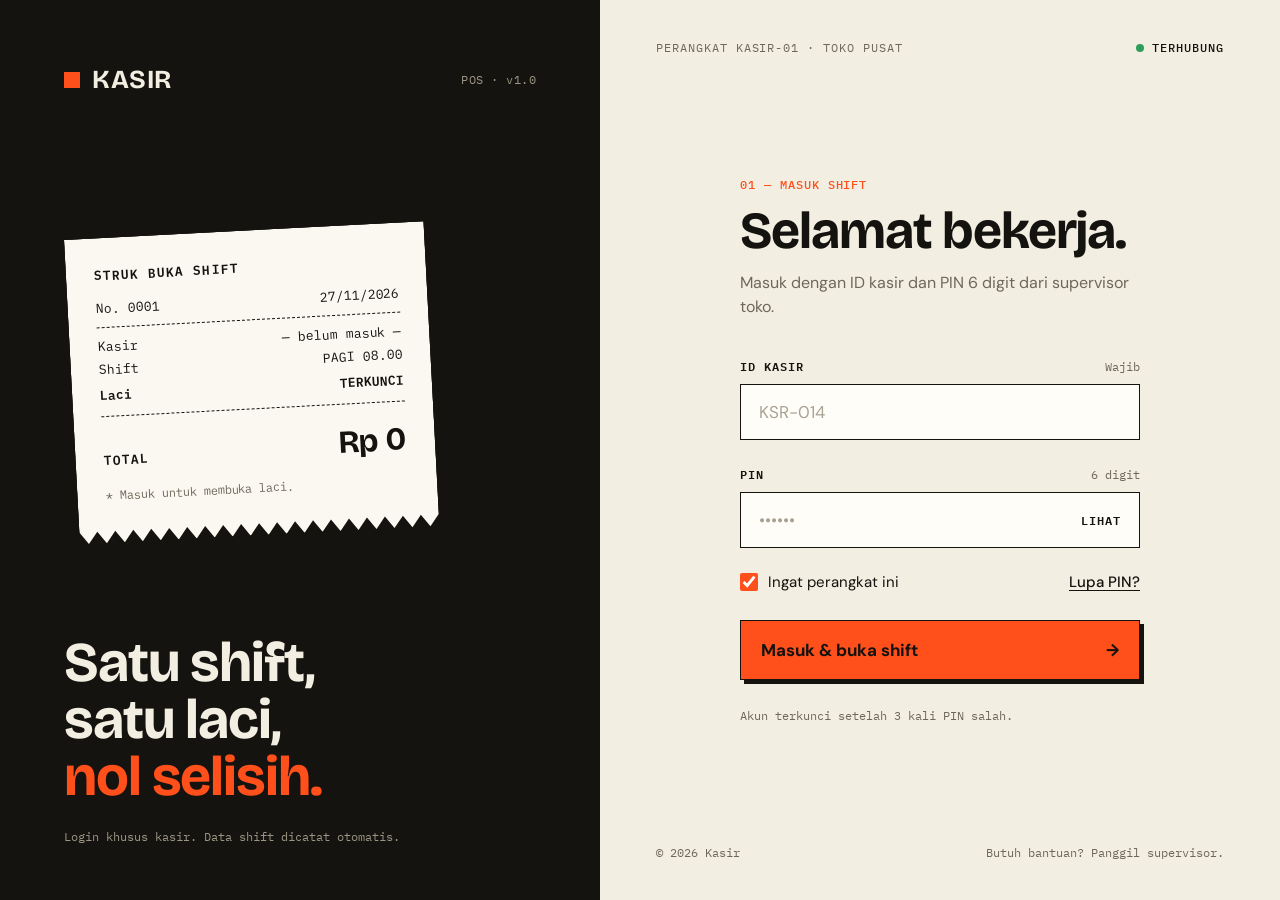
<file: demo/login-kasir/login.html>
<!doctype html>
<html lang="id">
<head>
<meta charset="utf-8">
<meta name="viewport" content="width=device-width, initial-scale=1">
<title>Login Kasir</title>
<link rel="preconnect" href="https://fonts.googleapis.com">
<link rel="preconnect" href="https://fonts.gstatic.com" crossorigin>
<link href="https://fonts.googleapis.com/css2?family=Bricolage+Grotesque:opsz,wght@12..96,700&family=DM+Sans:wght@400;500;700&family=IBM+Plex+Mono:wght@400;500;600&display=swap" rel="stylesheet">
<style>
  :root {
    --ink: #15130F;
    --paper: #F3EEE2;
    --slip: #FBF8F1;
    --field: #FFFDF8;
    --accent: #FF4F1A;
    --muted: #6E685B;
    --error: #C8261B;
    --ok: #2E9E5B;
    --display: "Bricolage Grotesque", "Helvetica Neue", Arial, sans-serif;
    --mono: "IBM Plex Mono", ui-monospace, Menlo, Consolas, monospace;
    --sans: "DM Sans", "Helvetica Neue", Arial, sans-serif;
  }
  * { box-sizing: border-box; }
  html, body { margin: 0; height: 100%; }
  body {
    font-family: var(--sans);
    color: var(--ink);
    background: var(--paper);
    -webkit-font-smoothing: antialiased;
  }
  .layout { display: grid; grid-template-columns: 600px 1fr; min-height: 100vh; }

  /* ---------- Panel kiri ---------- */
  .kiri {
    background: var(--ink);
    color: var(--paper);
    padding: 64px 64px 56px;
    display: flex;
    flex-direction: column;
    justify-content: space-between;
    overflow: hidden;
  }
  .brand { display: flex; align-items: center; justify-content: space-between; }
  .logo { display: flex; align-items: center; gap: 12px; font-family: var(--display); font-weight: 700; font-size: 26px; letter-spacing: 0.02em; }
  .logo::before { content: ""; width: 16px; height: 16px; background: var(--accent); }
  .versi { font-family: var(--mono); font-size: 12px; color: #9D9686; letter-spacing: 0.04em; }

  .struk {
    width: 360px;
    margin: 56px 0 0 0;
    background: var(--slip);
    color: var(--ink);
    padding: 26px 28px 40px;
    font-family: var(--mono);
    font-size: 13px;
    transform: rotate(-3deg);
    transform-origin: top left;
    clip-path: polygon(0 0, 100% 0, 100% calc(100% - 12px),
      97.5% 100%, 95% calc(100% - 12px), 92.5% 100%, 90% calc(100% - 12px), 87.5% 100%, 85% calc(100% - 12px),
      82.5% 100%, 80% calc(100% - 12px), 77.5% 100%, 75% calc(100% - 12px), 72.5% 100%, 70% calc(100% - 12px),
      67.5% 100%, 65% calc(100% - 12px), 62.5% 100%, 60% calc(100% - 12px), 57.5% 100%, 55% calc(100% - 12px),
      52.5% 100%, 50% calc(100% - 12px), 47.5% 100%, 45% calc(100% - 12px), 42.5% 100%, 40% calc(100% - 12px),
      37.5% 100%, 35% calc(100% - 12px), 32.5% 100%, 30% calc(100% - 12px), 27.5% 100%, 25% calc(100% - 12px),
      22.5% 100%, 20% calc(100% - 12px), 17.5% 100%, 15% calc(100% - 12px), 12.5% 100%, 10% calc(100% - 12px),
      7.5% 100%, 5% calc(100% - 12px), 2.5% 100%, 0 calc(100% - 12px));
  }
  .struk h2 { font-family: var(--mono); font-size: 13px; font-weight: 600; letter-spacing: 0.08em; margin: 0 0 14px; }
  .struk .baris { display: flex; justify-content: space-between; margin: 6px 0; }
  .struk .putus { border-top: 1.5px dashed var(--ink); margin: 10px 0; }
  .struk b { font-weight: 600; }
  .struk .total { display: flex; justify-content: space-between; align-items: baseline; margin-top: 18px; }
  .struk .total span:first-child { font-weight: 600; letter-spacing: 0.08em; }
  .struk .total strong { font-family: var(--display); font-size: 32px; }
  .struk .catatan { color: var(--muted); font-size: 12px; margin-top: 14px; }

  .headline { font-family: var(--display); font-weight: 700; font-size: 56px; line-height: 1.02; letter-spacing: -0.02em; margin: 0 0 24px; }
  .headline em { font-style: normal; color: var(--accent); }
  .kaki-kiri { font-family: var(--mono); font-size: 12px; color: #9D9686; margin: 0; }

  /* ---------- Panel kanan ---------- */
  .kanan { display: flex; flex-direction: column; padding: 40px 56px; min-height: 100vh; }
  .meta { display: flex; justify-content: space-between; align-items: center; font-family: var(--mono); font-size: 12px; letter-spacing: 0.08em; color: var(--muted); }
  .status { display: flex; align-items: center; gap: 8px; color: var(--ink); font-weight: 500; }
  .status::before { content: ""; width: 8px; height: 8px; border-radius: 50%; background: var(--ok); }
  .tengah { flex: 1; display: flex; align-items: center; justify-content: center; padding: 48px 0; }
  form { width: 400px; max-width: 100%; }
  .eyebrow { font-family: var(--mono); font-size: 12px; font-weight: 500; letter-spacing: 0.08em; color: var(--accent); margin: 0 0 12px; }
  h1 { font-family: var(--display); font-weight: 700; font-size: 52px; letter-spacing: -0.02em; line-height: 1.05; margin: 0 0 12px; }
  .sub { font-size: 16px; line-height: 1.55; color: var(--muted); margin: 0 0 36px; }

  .isian { margin-bottom: 24px; }
  .label-baris { display: flex; justify-content: space-between; align-items: baseline; margin-bottom: 8px; }
  .label-baris label { font-family: var(--mono); font-size: 12px; font-weight: 600; letter-spacing: 0.08em; text-transform: uppercase; }
  .label-baris span { font-family: var(--mono); font-size: 12px; color: var(--muted); }
  .kotak {
    position: relative;
    display: flex; align-items: center;
    height: 56px;
    background: var(--field);
    border: 1.5px solid var(--ink);
  }
  /* 1.5px garis + 1px bayangan dalam = 2.5px, tanpa menggeser isi */
  .kotak:focus-within { border-color: var(--accent); box-shadow: inset 0 0 0 1px var(--accent); }
  .kotak.error, .kotak.error:focus-within { border-color: var(--error); box-shadow: inset 0 0 0 1px var(--error); }
  .kotak input {
    flex: 1; min-width: 0; height: 100%;
    border: 0; background: transparent; outline: none;
    padding: 0 18px;
    font-family: var(--sans); font-size: 17px; color: var(--ink);
  }
  .kotak input::placeholder { color: #A9A293; }
  .lihat {
    border: 0; background: none; cursor: pointer;
    font-family: var(--mono); font-size: 12px; font-weight: 600; letter-spacing: 0.08em; color: var(--ink);
    padding: 0 18px; height: 100%;
  }
  .lihat:focus-visible { outline: 2.5px solid var(--accent); outline-offset: -6px; }
  .pesan { font-family: var(--sans); font-weight: 500; font-size: 14px; color: var(--error); margin: 8px 0 0; min-height: 0; }
  .pesan:empty { display: none; }

  .opsi { display: flex; justify-content: space-between; align-items: center; margin: 8px 0 28px; font-size: 15px; }
  .cek { display: flex; align-items: center; gap: 10px; cursor: pointer; }
  .cek input { width: 18px; height: 18px; margin: 0; accent-color: var(--accent); cursor: pointer; }
  .cek input:focus-visible, a:focus-visible { outline: 2.5px solid var(--accent); outline-offset: 2px; }
  a { color: var(--ink); text-underline-offset: 3px; font-weight: 500; }

  .tombol {
    width: 100%; height: 60px;
    display: flex; justify-content: space-between; align-items: center;
    padding: 0 20px;
    background: var(--accent); color: var(--ink);
    border: 1.5px solid var(--ink); border-radius: 0;
    box-shadow: 4px 4px 0 var(--ink);
    font-family: var(--sans); font-weight: 700; font-size: 17px;
    cursor: pointer;
  }
  .tombol:active:not(:disabled) { box-shadow: none; transform: translate(4px, 4px); }
  .tombol:focus-visible { outline: 2.5px solid var(--ink); outline-offset: 4px; }
  .tombol:disabled { background: #D8D1C2; color: var(--muted); box-shadow: none; cursor: not-allowed; }
  .catatan-kunci { font-family: var(--mono); font-size: 12px; color: var(--muted); margin: 28px 0 0; }
  .sukses {
    font-weight: 500; font-size: 15px; color: var(--ink);
    border: 1.5px solid var(--ink); border-left: 6px solid var(--ok);
    background: var(--field); padding: 14px 16px; margin: 20px 0 0;
  }
  .sukses[hidden] { display: none; }

  .kaki { display: flex; justify-content: space-between; font-family: var(--mono); font-size: 12px; color: var(--muted); gap: 16px; }

  /* ---------- HP / layar kecil ---------- */
  @media (max-width: 899px) {
    .layout { grid-template-columns: 1fr; }
    .kiri { padding: 20px 24px; }
    .struk, .headline, .kaki-kiri { display: none; }
    .logo { font-size: 22px; }
    .kanan { padding: 24px; min-height: auto; }
    .meta { flex-wrap: wrap; gap: 8px; }
    .tengah { padding: 32px 0; align-items: flex-start; }
    form { width: 100%; }
    h1 { font-size: 40px; }
    .kaki { flex-direction: column; gap: 6px; }
  }
</style>
</head>
<body>
<div class="layout">
  <aside class="kiri">
    <div class="brand">
      <div class="logo">KASIR</div>
      <div class="versi">POS · v1.0</div>
    </div>

    <div class="struk" aria-hidden="true">
      <h2>STRUK BUKA SHIFT</h2>
      <div class="baris"><span>No. 0001</span><span>27/11/2026</span></div>
      <div class="putus"></div>
      <div class="baris"><span>Kasir</span><span>— belum masuk —</span></div>
      <div class="baris"><span>Shift</span><span>PAGI 08.00</span></div>
      <div class="baris"><b>Laci</b><b>TERKUNCI</b></div>
      <div class="putus"></div>
      <div class="total"><span>TOTAL</span><strong>Rp 0</strong></div>
      <div class="catatan">* Masuk untuk membuka laci.</div>
    </div>

    <div>
      <p class="headline">Satu shift,<br>satu laci,<br><em>nol selisih.</em></p>
      <p class="kaki-kiri">Login khusus kasir. Data shift dicatat otomatis.</p>
    </div>
  </aside>

  <main class="kanan">
    <div class="meta">
      <span>PERANGKAT KASIR-01 · TOKO PUSAT</span>
      <span class="status">TERHUBUNG</span>
    </div>

    <div class="tengah">
      <form id="form-login" novalidate>
        <p class="eyebrow">01 — MASUK SHIFT</p>
        <h1>Selamat bekerja.</h1>
        <p class="sub">Masuk dengan ID kasir dan PIN 6 digit dari supervisor toko.</p>

        <div class="isian">
          <div class="label-baris"><label for="id-kasir">ID kasir</label><span>Wajib</span></div>
          <div class="kotak" id="kotak-id">
            <input id="id-kasir" name="id_kasir" type="text" placeholder="KSR-014" autocomplete="username" required aria-describedby="pesan-id">
          </div>
          <p class="pesan" id="pesan-id" aria-live="polite"></p>
        </div>

        <div class="isian">
          <div class="label-baris"><label for="pin">PIN</label><span>6 digit</span></div>
          <div class="kotak" id="kotak-pin">
            <input id="pin" name="pin" type="password" inputmode="numeric" maxlength="6" placeholder="••••••" autocomplete="current-password" required aria-describedby="pesan-pin">
            <button type="button" class="lihat" id="lihat" aria-controls="pin" aria-pressed="false">LIHAT</button>
          </div>
          <p class="pesan" id="pesan-pin" aria-live="polite"></p>
        </div>

        <div class="opsi">
          <label class="cek"><input type="checkbox" name="ingat" checked> Ingat perangkat ini</label>
          <a href="#">Lupa PIN?</a>
        </div>

        <button type="submit" class="tombol" id="masuk"><span>Masuk &amp; buka shift</span><span aria-hidden="true">→</span></button>
        <p class="sukses" id="sukses" role="status" hidden></p>
        <p class="catatan-kunci">Akun terkunci setelah 3 kali PIN salah.</p>
      </form>
    </div>

    <div class="kaki">
      <span>© 2026 Kasir</span>
      <span>Butuh bantuan? Panggil supervisor.</span>
    </div>
  </main>
</div>

<script>
  (function () {
    var PIN_DEMO = "123456";
    var BATAS = 3;
    var salah = 0;

    var form = document.getElementById("form-login");
    var idKasir = document.getElementById("id-kasir");
    var pin = document.getElementById("pin");
    var kotakId = document.getElementById("kotak-id");
    var kotakPin = document.getElementById("kotak-pin");
    var pesanId = document.getElementById("pesan-id");
    var pesanPin = document.getElementById("pesan-pin");
    var lihat = document.getElementById("lihat");
    var masuk = document.getElementById("masuk");
    var sukses = document.getElementById("sukses");

    function setError(kotak, pesanEl, input, teks) {
      kotak.classList.toggle("error", !!teks);
      input.setAttribute("aria-invalid", teks ? "true" : "false");
      pesanEl.textContent = teks || "";
    }

    lihat.addEventListener("click", function () {
      var tampil = pin.type === "password";
      pin.type = tampil ? "text" : "password";
      lihat.textContent = tampil ? "TUTUP" : "LIHAT";
      lihat.setAttribute("aria-pressed", String(tampil));
    });

    form.addEventListener("submit", function (e) {
      e.preventDefault();
      if (salah >= BATAS) return;
      sukses.hidden = true;

      var id = idKasir.value.trim();
      var nilaiPin = pin.value;
      var valid = true;

      if (!id) {
        setError(kotakId, pesanId, idKasir, "ID kasir wajib diisi.");
        valid = false;
      } else {
        setError(kotakId, pesanId, idKasir, "");
      }

      if (!/^\d{6}$/.test(nilaiPin)) {
        setError(kotakPin, pesanPin, pin, "PIN harus 6 digit angka.");
        if (valid) pin.focus();
        valid = false;
      }

      if (!id) { idKasir.focus(); }
      if (!valid) return;

      if (nilaiPin === PIN_DEMO) {
        salah = 0;
        setError(kotakPin, pesanPin, pin, "");
        sukses.textContent = "Berhasil masuk sebagai " + id + ". Shift dibuka, laci siap dipakai.";
        sukses.hidden = false;
        return;
      }

      salah += 1;
      var sisa = BATAS - salah;
      if (sisa > 0) {
        setError(kotakPin, pesanPin, pin, "PIN salah. Sisa " + sisa + " percobaan sebelum akun dikunci.");
        pin.select();
      } else {
        setError(kotakPin, pesanPin, pin, "Akun terkunci. Panggil supervisor.");
        masuk.disabled = true;
        pin.disabled = true;
        lihat.disabled = true;
      }
    });
  })();
</script>
</body>
</html>
</file>
